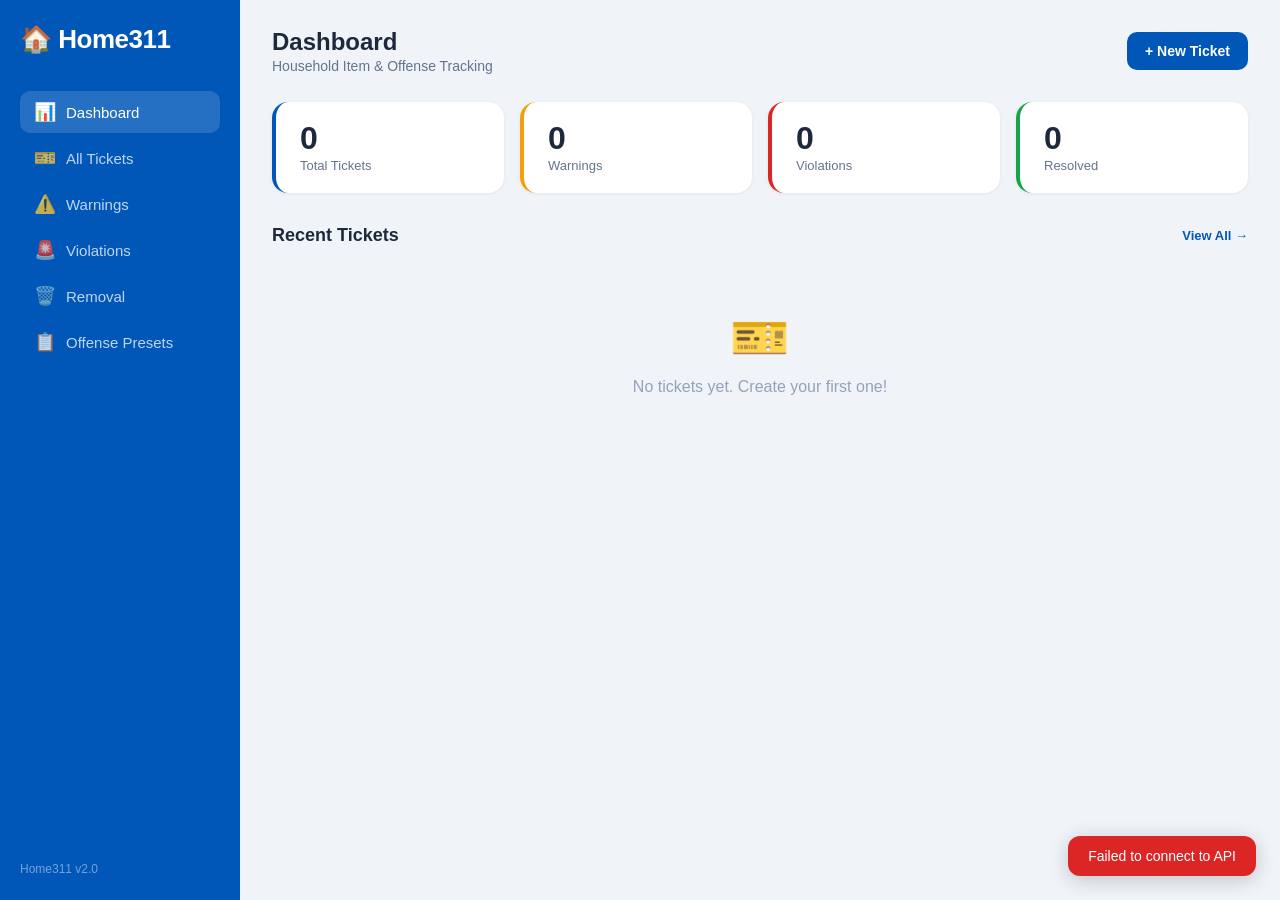
<file: index.html>
<!DOCTYPE html>
<html lang="en">
<head>
  <meta charset="UTF-8">
  <meta name="viewport" content="width=device-width, initial-scale=1.0">
  <title>Home311</title>
  <link rel="stylesheet" href="./css/style.css">
</head>
<body>

  <aside class="sidebar">
    <div class="logo">🏠 Home311</div>
    <nav>
      <a href="#" class="active" data-page="dashboard">
        <span class="nav-icon">📊</span> Dashboard
      </a>
      <a href="#" data-page="tickets">
        <span class="nav-icon">🎫</span> All Tickets
      </a>
      <a href="#" data-page="warnings">
        <span class="nav-icon">⚠️</span> Warnings
      </a>
      <a href="#" data-page="violations">
        <span class="nav-icon">🚨</span> Violations
      </a>
      <a href="#" data-page="removal">
        <span class="nav-icon">🗑️</span> Removal
      </a>
      <a href="#" data-page="offenses">
        <span class="nav-icon">📋</span> Offense Presets
      </a>
    </nav>
    <div class="sidebar-footer">Home311 v2.0</div>
  </aside>

  <main class="main">

    <!-- ── DASHBOARD PAGE ─────────────────────────────── -->
    <div class="page active" id="page-dashboard">
      <div class="topbar">
        <div>
          <h1>Dashboard</h1>
          <p>Household Item &amp; Offense Tracking</p>
        </div>
        <button class="btn" id="newTicketBtn">+ New Ticket</button>
      </div>

      <div class="stats">
        <div class="stat-card">
          <h2 id="totalCount">0</h2>
          <p>Total Tickets</p>
        </div>
        <div class="stat-card warning">
          <h2 id="warningCount">0</h2>
          <p>Warnings</p>
        </div>
        <div class="stat-card violation">
          <h2 id="violationCount">0</h2>
          <p>Violations</p>
        </div>
        <div class="stat-card resolved">
          <h2 id="resolvedCount">0</h2>
          <p>Resolved</p>
        </div>
      </div>

      <div class="section">
        <div class="section-header">
          <h2>Recent Tickets</h2>
          <a href="#" data-page="tickets" class="ticket-link nav-link">View All →</a>
        </div>
        <div class="cards-grid" id="recentTicketList"></div>
      </div>
    </div>

    <!-- ── ALL TICKETS PAGE ───────────────────────────── -->
    <div class="page" id="page-tickets">
      <div class="topbar">
        <div>
          <h1>All Tickets</h1>
          <p>Full ticket history</p>
        </div>
        <button class="btn" id="newTicketBtn2">+ New Ticket</button>
      </div>
      <div class="filter-bar">
        <button class="filter-btn active" data-filter="all">All</button>
        <button class="filter-btn" data-filter="Active">Active</button>
        <button class="filter-btn" data-filter="Resolved">Resolved</button>
      </div>
      <div class="cards-grid" id="ticketList"></div>
    </div>

    <!-- ── WARNINGS PAGE ─────────────────────────────── -->
    <div class="page" id="page-warnings">
      <div class="topbar">
        <div>
          <h1>⚠️ Warnings</h1>
          <p>Level 1 offenses</p>
        </div>
        <button class="btn" id="newTicketBtn3">+ New Warning</button>
      </div>
      <div class="cards-grid" id="warningList"></div>
    </div>

    <!-- ── VIOLATIONS PAGE ───────────────────────────── -->
    <div class="page" id="page-violations">
      <div class="topbar">
        <div>
          <h1>🚨 Violations</h1>
          <p>Level 2 offenses requiring action</p>
        </div>
        <button class="btn" id="newTicketBtn4">+ New Violation</button>
      </div>
      <div class="cards-grid" id="violationList"></div>
    </div>

    <!-- ── REMOVAL PAGE ───────────────────────────────── -->
    <div class="page" id="page-removal">
      <div class="topbar">
        <div>
          <h1>🗑️ Removal</h1>
          <p>Items pending or completed removal</p>
        </div>
        <button class="btn" id="newTicketBtn5">+ New Removal</button>
      </div>
      <div class="cards-grid" id="removalList"></div>
    </div>

    <!-- ── OFFENSE PRESETS PAGE ───────────────────────── -->
    <div class="page" id="page-offenses">
      <div class="topbar">
        <div>
          <h1>Offense Presets</h1>
          <p>Manage reusable offense types</p>
        </div>
        <button class="btn" id="addOffenseBtn">+ Add Offense</button>
      </div>
      <div class="cards-grid" id="offenseList"></div>
    </div>

  </main>

  <!-- ── CREATE TICKET MODAL ─────────────────────────────── -->
  <div class="modal hidden" id="ticketModal">
    <div class="modal-content">
      <div class="modal-header">
        <h2>Create Ticket</h2>
        <button class="modal-close" id="closeModal">✕</button>
      </div>

      <div class="form-group">
        <label>Level</label>
        <select id="ticketLevel">
          <option value="Warning">Warning</option>
          <option value="Violation">Violation</option>
          <option value="Removal">Removal</option>
        </select>
      </div>

      <div class="form-group">
        <label>Offense</label>
        <select id="ticketOffense"></select>
      </div>

      <div class="form-group">
        <label>Notes</label>
        <textarea id="ticketNotes" placeholder="Describe the issue..."></textarea>
      </div>

      <div class="form-group">
        <label>Days Until Removal (Violation/Removal only)</label>
        <input type="number" id="ticketDays" placeholder="e.g. 14" min="1">
      </div>

      <div class="form-group">
        <label>Photos (optional)</label>
        <div class="photo-upload-area" id="photoDropZone">
          <input type="file" id="photoInput" accept="image/*" multiple>
          <div class="upload-icon">📷</div>
          <p>Click or drag &amp; drop photos here</p>
        </div>
        <div class="photo-previews" id="photoPreviews"></div>
      </div>

      <button class="btn" id="createTicketBtn">Create Ticket</button>
    </div>
  </div>

  <!-- ── OFFENSE MODAL ───────────────────────────────────── -->
  <div class="modal hidden" id="offenseModal">
    <div class="modal-content">
      <div class="modal-header">
        <h2 id="offenseModalTitle">Add Offense</h2>
        <button class="modal-close" id="closeOffenseModal">✕</button>
      </div>
      <div class="form-group">
        <label>Offense Name</label>
        <input type="text" id="offenseName" placeholder="e.g. Overgrown Lawn">
      </div>
      <div class="form-group">
        <label>Auto-Remove Days</label>
        <input type="number" id="offenseDays" placeholder="e.g. 30" min="1">
      </div>
      <input type="hidden" id="offenseEditId">
      <button class="btn" id="saveOffenseBtn">Save Offense</button>
    </div>
  </div>

  <script src="./js/app.js"></script>
</body>
</html>
</file>
<file: css/style.css>
* {
  margin: 0;
  padding: 0;
  box-sizing: border-box;
}

body {
  font-family: 'Segoe UI', Arial, sans-serif;
  display: flex;
  background: #f0f4f9;
  color: #1e293b;
  min-height: 100vh;
}

/* ─── Sidebar ─────────────────────────────────────────── */
.sidebar {
  width: 240px;
  background: #0057b8;
  min-height: 100vh;
  padding: 24px 20px;
  color: white;
  position: fixed;
  top: 0;
  left: 0;
  bottom: 0;
  display: flex;
  flex-direction: column;
  z-index: 100;
}

.logo {
  font-size: 26px;
  font-weight: 800;
  margin-bottom: 36px;
  letter-spacing: -0.5px;
}

.sidebar nav {
  display: flex;
  flex-direction: column;
  gap: 4px;
}

.sidebar nav a {
  color: rgba(255,255,255,0.75);
  text-decoration: none;
  font-size: 15px;
  font-weight: 500;
  padding: 10px 14px;
  border-radius: 10px;
  transition: all 0.15s;
  display: flex;
  align-items: center;
  gap: 10px;
}

.sidebar nav a:hover,
.sidebar nav a.active {
  background: rgba(255,255,255,0.15);
  color: white;
}

.sidebar nav a .nav-icon {
  font-size: 18px;
  width: 22px;
  text-align: center;
}

.sidebar-footer {
  margin-top: auto;
  font-size: 12px;
  color: rgba(255,255,255,0.45);
}

/* ─── Main Layout ─────────────────────────────────────── */
.main {
  flex: 1;
  padding: 28px 32px;
  margin-left: 240px;
}

.topbar {
  display: flex;
  justify-content: space-between;
  align-items: center;
  margin-bottom: 28px;
}

.topbar h1 {
  font-size: 24px;
  font-weight: 700;
}

.topbar p {
  color: #64748b;
  font-size: 14px;
  margin-top: 2px;
}

.btn {
  background: #0057b8;
  color: white;
  border: none;
  padding: 11px 18px;
  border-radius: 10px;
  cursor: pointer;
  font-size: 14px;
  font-weight: 600;
  transition: background 0.15s;
}

.btn:hover { background: #0046a0; }

.btn-danger {
  background: #dc2626;
}
.btn-danger:hover { background: #b91c1c; }

.btn-ghost {
  background: transparent;
  color: #64748b;
  border: 1px solid #e2e8f0;
}
.btn-ghost:hover { background: #f8fafc; color: #1e293b; }

/* ─── Stats ───────────────────────────────────────────── */
.stats {
  display: grid;
  grid-template-columns: repeat(auto-fit, minmax(160px, 1fr));
  gap: 16px;
  margin-bottom: 32px;
}

.stat-card {
  background: white;
  border-radius: 16px;
  padding: 20px 24px;
  box-shadow: 0 1px 4px rgba(0,0,0,0.06);
  border-left: 4px solid #0057b8;
}

.stat-card.warning { border-left-color: #f59e0b; }
.stat-card.violation { border-left-color: #dc2626; }
.stat-card.resolved { border-left-color: #16a34a; }

.stat-card h2 {
  font-size: 32px;
  font-weight: 800;
  line-height: 1;
}

.stat-card p {
  font-size: 13px;
  color: #64748b;
  margin-top: 4px;
  font-weight: 500;
}

/* ─── Section ─────────────────────────────────────────── */
.section {
  margin-bottom: 40px;
}

.section-header {
  display: flex;
  justify-content: space-between;
  align-items: center;
  margin-bottom: 16px;
}

.section-header h2 {
  font-size: 18px;
  font-weight: 700;
}

/* ─── Cards Grid ──────────────────────────────────────── */
.cards-grid {
  display: grid;
  grid-template-columns: repeat(auto-fill, minmax(280px, 1fr));
  gap: 16px;
}

.offense-card,
.ticket-card {
  background: white;
  padding: 20px;
  border-radius: 16px;
  box-shadow: 0 1px 4px rgba(0,0,0,0.06);
  transition: box-shadow 0.15s;
}

.offense-card:hover,
.ticket-card:hover {
  box-shadow: 0 4px 16px rgba(0,0,0,0.10);
}

.offense-card h3,
.ticket-card h3 {
  font-size: 16px;
  font-weight: 700;
  margin-bottom: 6px;
}

.offense-card p,
.ticket-card p {
  color: #64748b;
  font-size: 14px;
  line-height: 1.5;
}

/* ─── Ticket Photos Thumbnail ─────────────────────────── */
.ticket-photos {
  display: flex;
  gap: 8px;
  flex-wrap: wrap;
  margin-top: 12px;
}

.ticket-photos img {
  width: 64px;
  height: 64px;
  object-fit: cover;
  border-radius: 8px;
  border: 2px solid #e2e8f0;
  cursor: pointer;
  transition: transform 0.15s;
}

.ticket-photos img:hover {
  transform: scale(1.05);
}

/* ─── Badges ──────────────────────────────────────────── */
.badge {
  display: inline-block;
  padding: 4px 10px;
  border-radius: 999px;
  font-size: 12px;
  font-weight: 700;
  text-transform: uppercase;
  letter-spacing: 0.03em;
}

.badge-warning { background: #fef3c7; color: #92400e; }
.badge-violation { background: #fee2e2; color: #991b1b; }
.badge-removal { background: #fce7f3; color: #9d174d; }
.badge-active { background: #dbeafe; color: #1e40af; }
.badge-resolved { background: #dcfce7; color: #15803d; }

/* ─── Actions Row ─────────────────────────────────────── */
.actions {
  display: flex;
  gap: 8px;
  margin-top: 16px;
  flex-wrap: wrap;
  align-items: center;
}

/* ─── Empty State ─────────────────────────────────────── */
.empty-state {
  text-align: center;
  padding: 48px;
  color: #94a3b8;
}

.empty-state .empty-icon {
  font-size: 48px;
  margin-bottom: 12px;
}

/* ─── Modal ───────────────────────────────────────────── */
.modal {
  position: fixed;
  inset: 0;
  background: rgba(0,0,0,0.45);
  display: flex;
  align-items: center;
  justify-content: center;
  z-index: 200;
  padding: 20px;
}

.hidden { display: none !important; }

.modal-content {
  width: 100%;
  max-width: 480px;
  background: white;
  border-radius: 20px;
  padding: 28px;
  display: flex;
  flex-direction: column;
  gap: 14px;
  max-height: 90vh;
  overflow-y: auto;
  box-shadow: 0 20px 60px rgba(0,0,0,0.2);
}

.modal-header {
  display: flex;
  justify-content: space-between;
  align-items: center;
}

.modal-header h2 {
  font-size: 20px;
  font-weight: 700;
}

.modal-close {
  background: #f1f5f9;
  border: none;
  border-radius: 8px;
  width: 32px;
  height: 32px;
  font-size: 18px;
  cursor: pointer;
  color: #64748b;
  display: flex;
  align-items: center;
  justify-content: center;
}

.modal-close:hover { background: #e2e8f0; }

.form-group {
  display: flex;
  flex-direction: column;
  gap: 6px;
}

.form-group label {
  font-size: 13px;
  font-weight: 600;
  color: #374151;
}

.modal-content input,
.modal-content textarea,
.modal-content select {
  padding: 11px 14px;
  border: 1.5px solid #e2e8f0;
  border-radius: 10px;
  font-size: 14px;
  font-family: inherit;
  transition: border-color 0.15s;
  width: 100%;
}

.modal-content input:focus,
.modal-content textarea:focus,
.modal-content select:focus {
  outline: none;
  border-color: #0057b8;
}

.modal-content textarea {
  resize: vertical;
  min-height: 80px;
}

/* ─── Photo Upload Area ───────────────────────────────── */
.photo-upload-area {
  border: 2px dashed #d1d5db;
  border-radius: 12px;
  padding: 20px;
  text-align: center;
  cursor: pointer;
  transition: all 0.15s;
  background: #f9fafb;
}

.photo-upload-area:hover,
.photo-upload-area.dragover {
  border-color: #0057b8;
  background: #eff6ff;
}

.photo-upload-area .upload-icon {
  font-size: 28px;
  margin-bottom: 8px;
}

.photo-upload-area p {
  font-size: 13px;
  color: #64748b;
}

.photo-upload-area input[type="file"] {
  display: none;
}

.photo-previews {
  display: flex;
  gap: 8px;
  flex-wrap: wrap;
}

.photo-preview-item {
  position: relative;
  width: 72px;
  height: 72px;
}

.photo-preview-item img {
  width: 72px;
  height: 72px;
  object-fit: cover;
  border-radius: 8px;
  border: 2px solid #e2e8f0;
}

.photo-preview-item .remove-photo {
  position: absolute;
  top: -6px;
  right: -6px;
  background: #dc2626;
  color: white;
  border: none;
  border-radius: 50%;
  width: 20px;
  height: 20px;
  font-size: 12px;
  cursor: pointer;
  display: flex;
  align-items: center;
  justify-content: center;
  line-height: 1;
}

/* ─── Ticket Full View Page ───────────────────────────── */
.ticket-page {
  width: 100%;
  display: flex;
  justify-content: center;
  padding: 40px 20px;
}

.ticket-view-card {
  width: 100%;
  max-width: 640px;
  background: white;
  border-radius: 20px;
  box-shadow: 0 4px 24px rgba(0,0,0,0.10);
  overflow: hidden;
}

.ticket-view-header {
  background: #0057b8;
  color: white;
  padding: 28px 32px;
}

.ticket-view-header h1 {
  font-size: 22px;
  font-weight: 800;
  margin-top: 10px;
  margin-bottom: 6px;
}

.ticket-view-header p {
  opacity: 0.8;
  font-size: 14px;
}

.ticket-view-body {
  padding: 28px 32px;
  display: flex;
  flex-direction: column;
  gap: 20px;
}

.ticket-photos-full {
  display: grid;
  grid-template-columns: repeat(auto-fill, minmax(140px, 1fr));
  gap: 10px;
}

.ticket-photos-full img {
  width: 100%;
  aspect-ratio: 1;
  object-fit: cover;
  border-radius: 10px;
  border: 2px solid #e2e8f0;
  cursor: pointer;
  transition: transform 0.15s;
}

.ticket-photos-full img:hover {
  transform: scale(1.03);
}

.resolve-form {
  background: #f8fafc;
  border-radius: 14px;
  padding: 20px;
  display: flex;
  flex-direction: column;
  gap: 12px;
}

.resolve-form label {
  display: flex;
  align-items: center;
  gap: 8px;
  font-size: 14px;
  cursor: pointer;
}

.resolve-form input[type="text"] {
  padding: 11px 14px;
  border: 1.5px solid #e2e8f0;
  border-radius: 10px;
  font-size: 14px;
  font-family: inherit;
  width: 100%;
}

.resolved-banner {
  background: #dcfce7;
  border-radius: 12px;
  padding: 16px 20px;
  color: #15803d;
  font-weight: 600;
  display: flex;
  align-items: center;
  gap: 10px;
  font-size: 15px;
}

/* ─── Lightbox ────────────────────────────────────────── */
.lightbox {
  position: fixed;
  inset: 0;
  background: rgba(0,0,0,0.88);
  display: flex;
  align-items: center;
  justify-content: center;
  z-index: 500;
  cursor: zoom-out;
}

.lightbox img {
  max-width: 90vw;
  max-height: 90vh;
  border-radius: 8px;
  object-fit: contain;
}

/* ─── Filter Bar ──────────────────────────────────────── */
.filter-bar {
  display: flex;
  gap: 8px;
  margin-bottom: 20px;
  flex-wrap: wrap;
}

.filter-btn {
  padding: 7px 14px;
  border-radius: 20px;
  border: 1.5px solid #e2e8f0;
  background: white;
  font-size: 13px;
  font-weight: 600;
  cursor: pointer;
  color: #64748b;
  transition: all 0.15s;
}

.filter-btn:hover,
.filter-btn.active {
  background: #0057b8;
  border-color: #0057b8;
  color: white;
}

/* ─── Ticket link ─────────────────────────────────────── */
.ticket-link {
  font-size: 13px;
  color: #0057b8;
  text-decoration: none;
  font-weight: 600;
}

.ticket-link:hover { text-decoration: underline; }

/* ─── Notification Toast ──────────────────────────────── */
.toast {
  position: fixed;
  bottom: 24px;
  right: 24px;
  background: #1e293b;
  color: white;
  padding: 12px 20px;
  border-radius: 12px;
  font-size: 14px;
  font-weight: 500;
  z-index: 999;
  animation: slideIn 0.2s ease;
  box-shadow: 0 4px 20px rgba(0,0,0,0.2);
}

.toast.success { background: #16a34a; }
.toast.error { background: #dc2626; }

@keyframes slideIn {
  from { transform: translateY(20px); opacity: 0; }
  to { transform: translateY(0); opacity: 1; }
}

/* ─── Page visibility ─────────────────────────────────── */
.page { display: none; }
.page.active { display: block; }

/* ─── Responsive ──────────────────────────────────────── */
@media (max-width: 768px) {
  .sidebar {
    position: relative;
    width: 100%;
    min-height: auto;
    flex-direction: row;
    flex-wrap: wrap;
    padding: 16px;
    gap: 8px;
  }

  .sidebar nav {
    flex-direction: row;
    flex-wrap: wrap;
  }

  .logo { margin-bottom: 0; width: 100%; }

  .main {
    margin-left: 0;
    padding: 20px;
  }

  body { flex-direction: column; }
}
</file>
